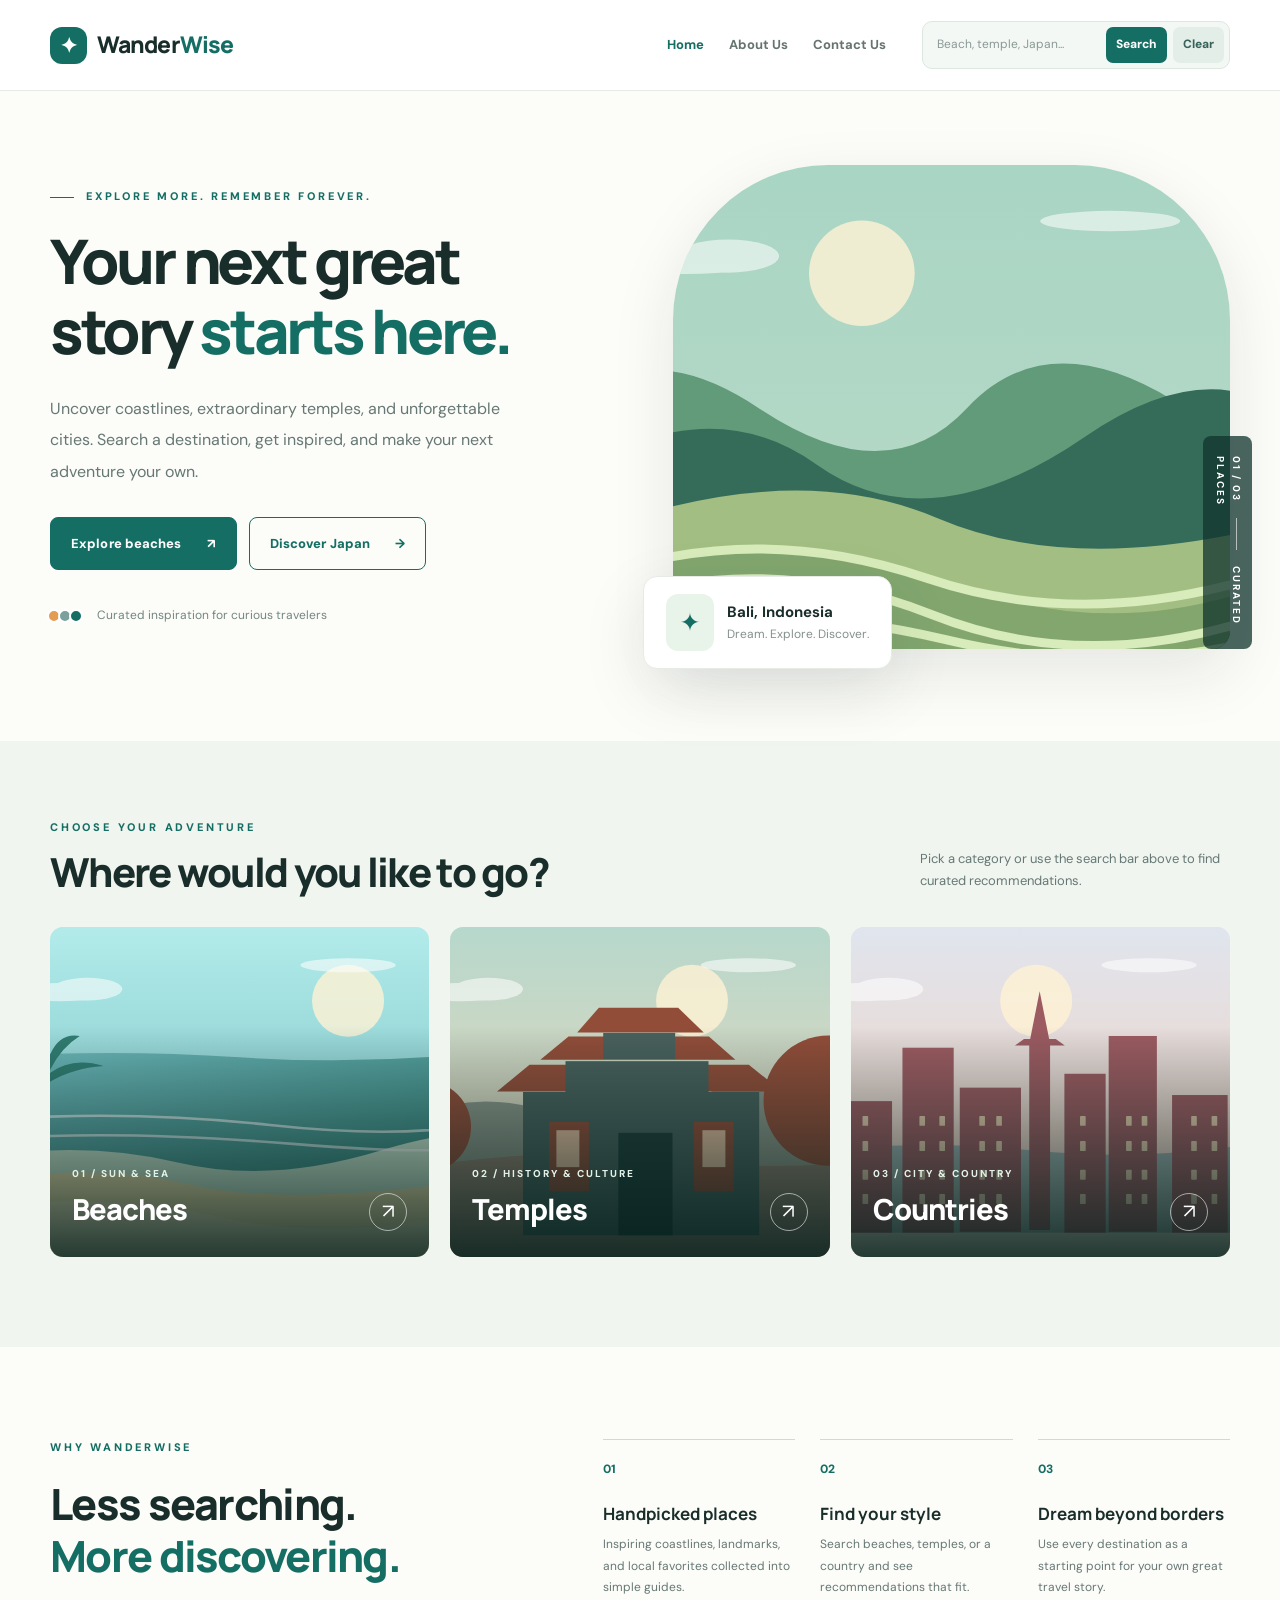
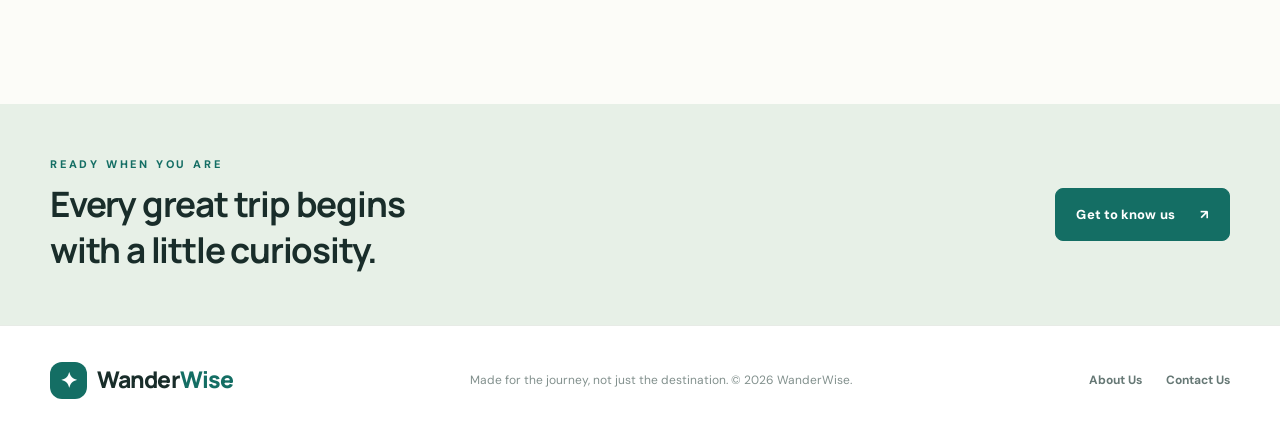
<file: index.html>
<!doctype html>
<html lang="en">
<head>
  <meta charset="UTF-8">
  <meta name="viewport" content="width=device-width, initial-scale=1.0">
  <meta name="description" content="WanderWise helps you discover beaches, temples, and unforgettable destinations around the world.">
  <title>WanderWise | Travel Recommendations</title>
  <link rel="stylesheet" href="style.css">
  <script src="script.js" defer></script>
</head>
<body data-page="home">
  <header class="site-header">
    <div class="shell header-inner">
      <a class="brand" href="index.html" aria-label="WanderWise home"><span class="brand-symbol">✦</span>Wander<span>Wise</span></a>
      <nav class="main-nav" aria-label="Main navigation">
        <a class="active" aria-current="page" href="index.html">Home</a>
        <a href="about.html">About Us</a>
        <a href="contact.html">Contact Us</a>
      </nav>
      <form class="nav-search" id="siteSearch" role="search">
        <label class="sr-only" for="searchInput">Search destinations, beaches, temples, or countries</label>
        <input type="search" id="searchInput" name="q" placeholder="Beach, temple, Japan..." autocomplete="off" required>
        <button class="search-button" type="submit">Search</button>
        <button class="clear-button" type="button" id="clearSearch" aria-label="Clear search">Clear</button>
      </form>
    </div>
  </header>
  <main>
    <section class="hero shell" aria-labelledby="heroTitle">
      <div class="hero-copy">
        <p class="eyebrow"><span class="eyebrow-line"></span>EXPLORE MORE. REMEMBER FOREVER.</p>
        <h1 id="heroTitle">Your next great story <em>starts here.</em></h1>
        <p class="hero-description">Uncover coastlines, extraordinary temples, and unforgettable cities. Search a destination, get inspired, and make your next adventure your own.</p>
        <div class="hero-actions">
          <button class="primary-button" data-search="beach" type="button">Explore beaches <span aria-hidden="true">↗</span></button>
          <button class="secondary-button" data-search="Japan" type="button">Discover Japan <span aria-hidden="true">→</span></button>
        </div>
        <div class="hero-footnote"><span class="dot-cluster"><i></i><i></i><i></i></span> Curated inspiration for curious travelers</div>
      </div>
      <div class="hero-visual">
        <img class="hero-image" src="https://images.unsplash.com/photo-1537996194471-e657df975ab4?w=1200&amp;fit=crop&amp;auto=format&amp;q=85" data-fallback="assets/indonesia-1.svg" onerror="this.onerror=null;this.src=this.dataset.fallback" alt="Bali rice terraces and lush tropical scenery" fetchpriority="high">
        <div class="destination-sticker"><span class="mini-star">✦</span><div><strong>Bali, Indonesia</strong><small>Dream. Explore. Discover.</small></div></div>
        <div class="floating-caption">01 / 03 <span></span> CURATED PLACES</div>
      </div>
    </section>
    <section class="explore-section" aria-labelledby="exploreTitle">
      <div class="shell">
        <div class="section-heading"><div><p class="eyebrow">CHOOSE YOUR ADVENTURE</p><h2 id="exploreTitle">Where would you like to go?</h2></div><p>Pick a category or use the search bar above to find curated recommendations.</p></div>
        <div class="category-grid">
          <button type="button" class="category-card" data-search="beach"><img src="https://images.unsplash.com/photo-1507525428034-b723cf961d3e?w=740&amp;fit=crop&amp;auto=format&amp;q=78" data-fallback="assets/beach-1.svg" onerror="this.onerror=null;this.src=this.dataset.fallback" alt="Turquoise tropical beach"><span class="category-overlay"><span>01 / SUN & SEA</span><strong>Beaches</strong><span class="category-arrow">↗</span></span></button>
          <button type="button" class="category-card" data-search="temple"><img src="https://images.unsplash.com/photo-1493976040374-85c8e12f0c0e?w=740&amp;fit=crop&amp;auto=format&amp;q=78" data-fallback="assets/temple-1.svg" onerror="this.onerror=null;this.src=this.dataset.fallback" alt="Traditional Japanese temple in Kyoto"><span class="category-overlay"><span>02 / HISTORY & CULTURE</span><strong>Temples</strong><span class="category-arrow">↗</span></span></button>
          <button type="button" class="category-card" data-search="Japan"><img src="https://images.unsplash.com/photo-1480796927426-f609979314bd?w=740&amp;fit=crop&amp;auto=format&amp;q=78" data-fallback="assets/japan-1.svg" onerror="this.onerror=null;this.src=this.dataset.fallback" alt="Japanese town streets"><span class="category-overlay"><span>03 / CITY & COUNTRY</span><strong>Countries</strong><span class="category-arrow">↗</span></span></button>
        </div>
      </div>
    </section>
    <section class="results-section shell" id="recommendations" aria-labelledby="resultsTitle" hidden>
      <div class="section-heading results-heading"><div><p class="eyebrow">YOUR PERSONAL SHORTLIST</p><h2 id="resultsTitle">Recommended for you</h2></div><span class="results-count" id="resultsCount"></span></div>
      <p class="results-note" id="resultsNote" role="status" aria-live="polite"></p>
      <div class="recommendation-grid" id="recommendationGrid"></div>
    </section>
    <section class="value-section shell" aria-labelledby="valueTitle"><div class="value-heading"><p class="eyebrow">WHY WANDERWISE</p><h2 id="valueTitle">Less searching.<br><em>More discovering.</em></h2></div><div class="value-grid"><div><span>01</span><h3>Handpicked places</h3><p>Inspiring coastlines, landmarks, and local favorites collected into simple guides.</p></div><div><span>02</span><h3>Find your style</h3><p>Search beaches, temples, or a country and see recommendations that fit.</p></div><div><span>03</span><h3>Dream beyond borders</h3><p>Use every destination as a starting point for your own great travel story.</p></div></div></section>
    <section class="cta-section"><div class="shell cta-inner"><div><p class="eyebrow">READY WHEN YOU ARE</p><h2>Every great trip begins<br>with a little curiosity.</h2></div><a class="primary-button" href="about.html">Get to know us <span aria-hidden="true">↗</span></a></div></section>
  </main>
  <footer class="site-footer"><div class="shell footer-inner"><a class="brand" href="index.html"><span class="brand-symbol">✦</span>Wander<span>Wise</span></a><p>Made for the journey, not just the destination. © <span id="year">2026</span> WanderWise.</p><div><a href="about.html">About Us</a><a href="contact.html">Contact Us</a></div></div></footer>
</body>
</html>
</file>
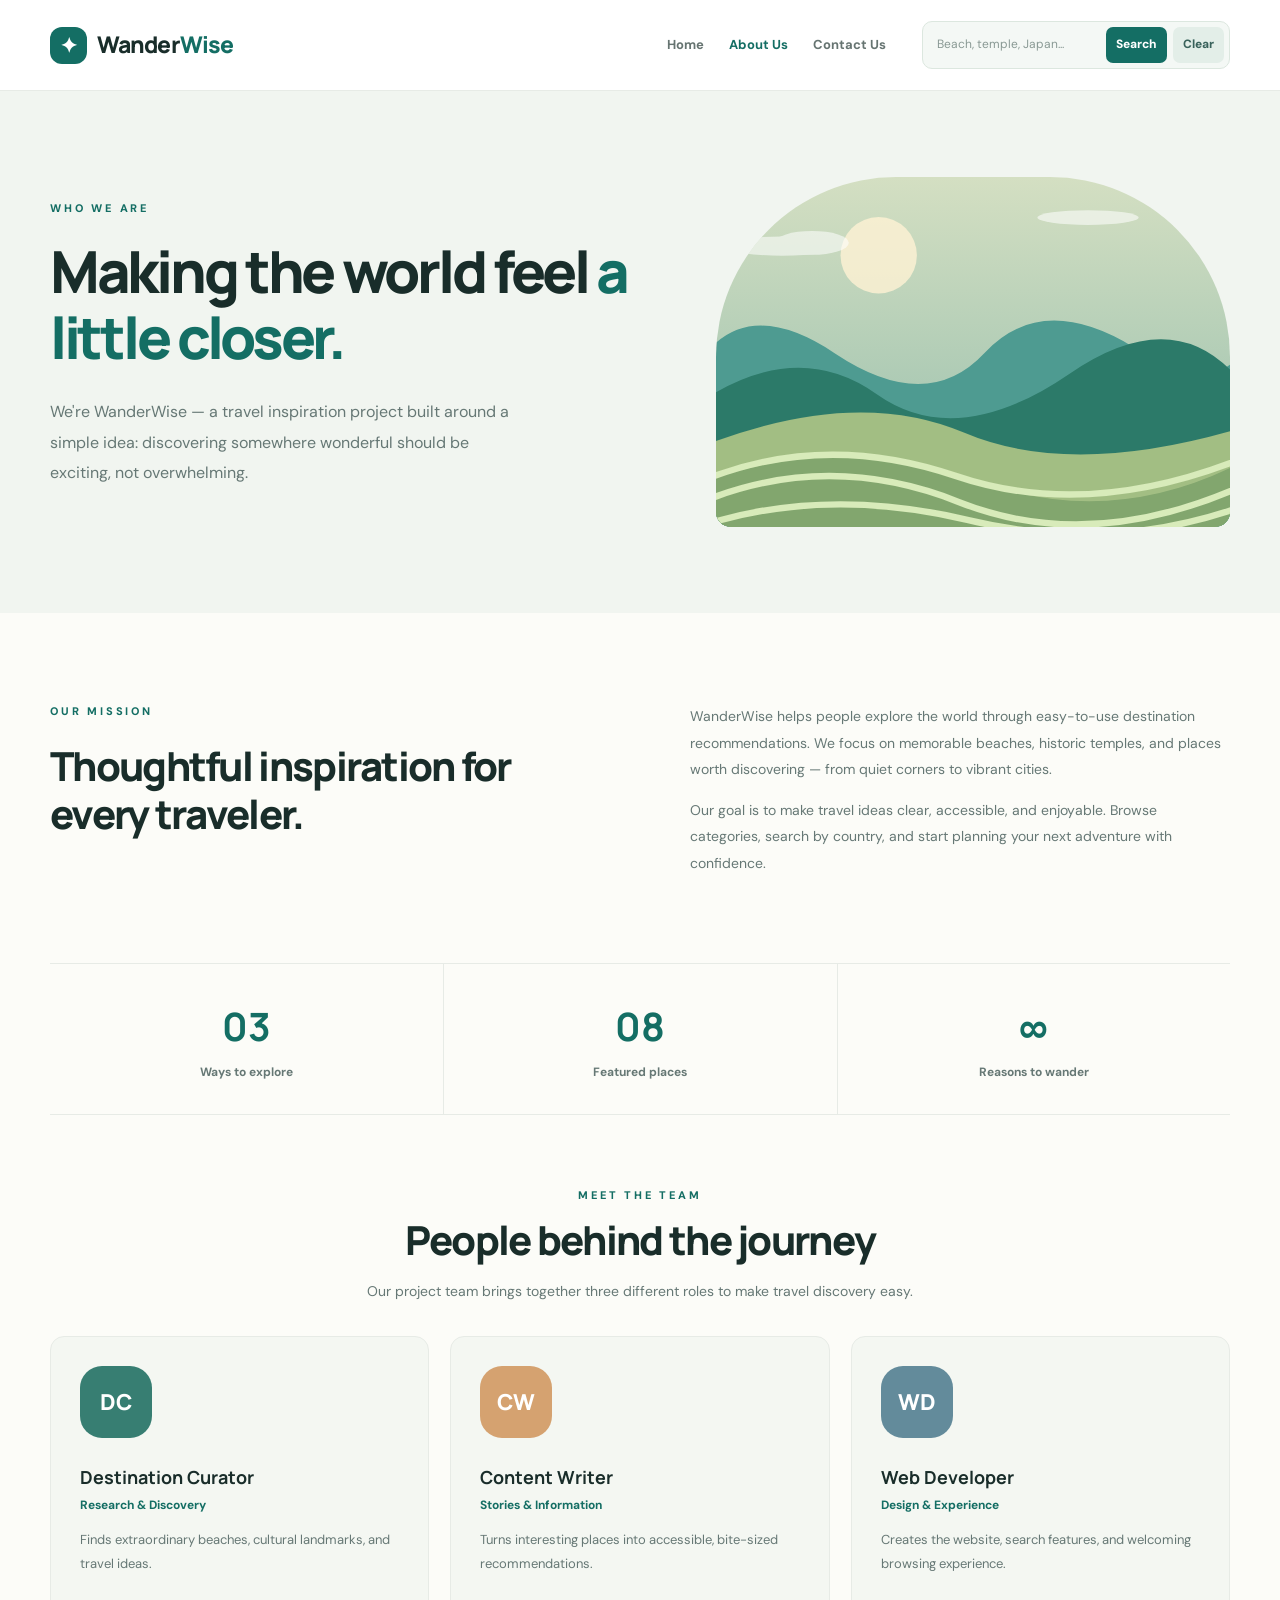
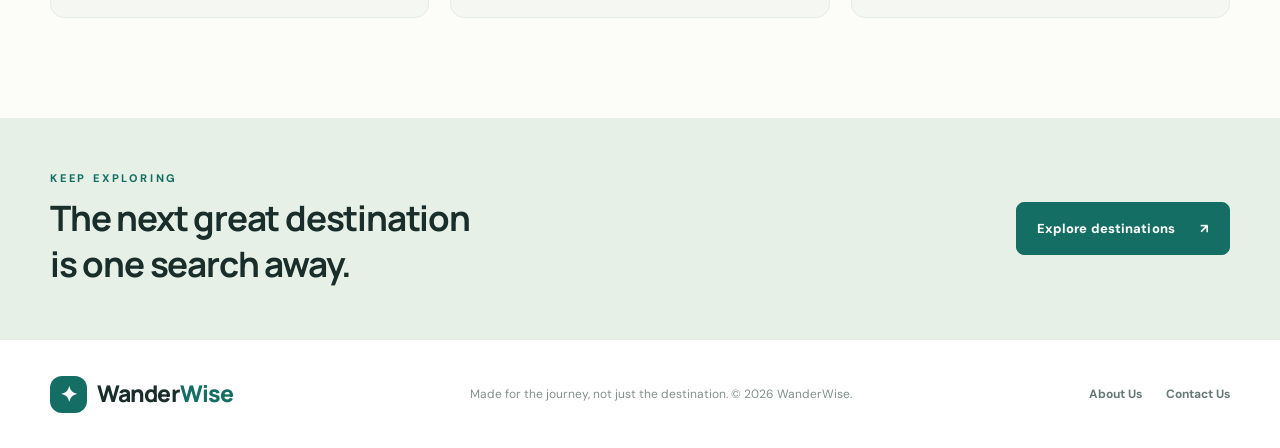
<file: about.html>
<!doctype html>
<html lang="en"><head><meta charset="UTF-8"><meta name="viewport" content="width=device-width, initial-scale=1.0"><meta name="description" content="Learn about the mission and team behind WanderWise travel recommendations."><title>About Us | WanderWise</title><link rel="stylesheet" href="style.css"><script src="script.js" defer></script></head>
<body data-page="about">
<header class="site-header"><div class="shell header-inner"><a class="brand" href="index.html" aria-label="WanderWise home"><span class="brand-symbol">✦</span>Wander<span>Wise</span></a><nav class="main-nav" aria-label="Main navigation"><a href="index.html">Home</a><a href="about.html" class="active" aria-current="page">About Us</a><a href="contact.html">Contact Us</a></nav><form class="nav-search" id="siteSearch" role="search"><label class="sr-only" for="searchInput">Search destinations</label><input type="search" id="searchInput" name="q" placeholder="Beach, temple, Japan..." autocomplete="off" required><button class="search-button" type="submit">Search</button><button class="clear-button" id="clearSearch" type="button">Clear</button></form></div></header>
<main><section class="page-hero about-hero"><div class="shell page-hero-inner"><div><p class="eyebrow">WHO WE ARE</p><h1>Making the world feel <em>a little closer.</em></h1><p>We're WanderWise — a travel inspiration project built around a simple idea: discovering somewhere wonderful should be exciting, not overwhelming.</p></div><div class="page-hero-image"><img src="https://images.unsplash.com/photo-1469474968028-56623f02e42e?w=950&amp;fit=crop&amp;auto=format&amp;q=80" data-fallback="assets/indonesia-2.svg" onerror="this.onerror=null;this.src=this.dataset.fallback" alt="Sunlight over a peaceful mountain landscape"></div></div></section>
<section class="shell about-content"><div class="about-split"><div><p class="eyebrow">OUR MISSION</p><h2>Thoughtful inspiration for every traveler.</h2></div><div><p>WanderWise helps people explore the world through easy-to-use destination recommendations. We focus on memorable beaches, historic temples, and places worth discovering — from quiet corners to vibrant cities.</p><p>Our goal is to make travel ideas clear, accessible, and enjoyable. Browse categories, search by country, and start planning your next adventure with confidence.</p></div></div><div class="about-stats"><div><strong>03</strong><span>Ways to explore</span></div><div><strong>08</strong><span>Featured places</span></div><div><strong>∞</strong><span>Reasons to wander</span></div></div>
<div class="team-heading"><p class="eyebrow">MEET THE TEAM</p><h2>People behind the journey</h2><p>Our project team brings together three different roles to make travel discovery easy.</p></div>
<div class="team-grid"><article class="team-card"><span class="team-avatar avatar-one">DC</span><h3>Destination Curator</h3><p class="team-role">Research & Discovery</p><p>Finds extraordinary beaches, cultural landmarks, and travel ideas.</p></article><article class="team-card"><span class="team-avatar avatar-two">CW</span><h3>Content Writer</h3><p class="team-role">Stories & Information</p><p>Turns interesting places into accessible, bite-sized recommendations.</p></article><article class="team-card"><span class="team-avatar avatar-three">WD</span><h3>Web Developer</h3><p class="team-role">Design & Experience</p><p>Creates the website, search features, and welcoming browsing experience.</p></article></div></section>
<section class="cta-section"><div class="shell cta-inner"><div><p class="eyebrow">KEEP EXPLORING</p><h2>The next great destination<br>is one search away.</h2></div><a href="index.html" class="primary-button">Explore destinations <span aria-hidden="true">↗</span></a></div></section></main>
<footer class="site-footer"><div class="shell footer-inner"><a class="brand" href="index.html"><span class="brand-symbol">✦</span>Wander<span>Wise</span></a><p>Made for the journey, not just the destination. © <span id="year">2026</span> WanderWise.</p><div><a href="about.html">About Us</a><a href="contact.html">Contact Us</a></div></div></footer></body></html>
</file>
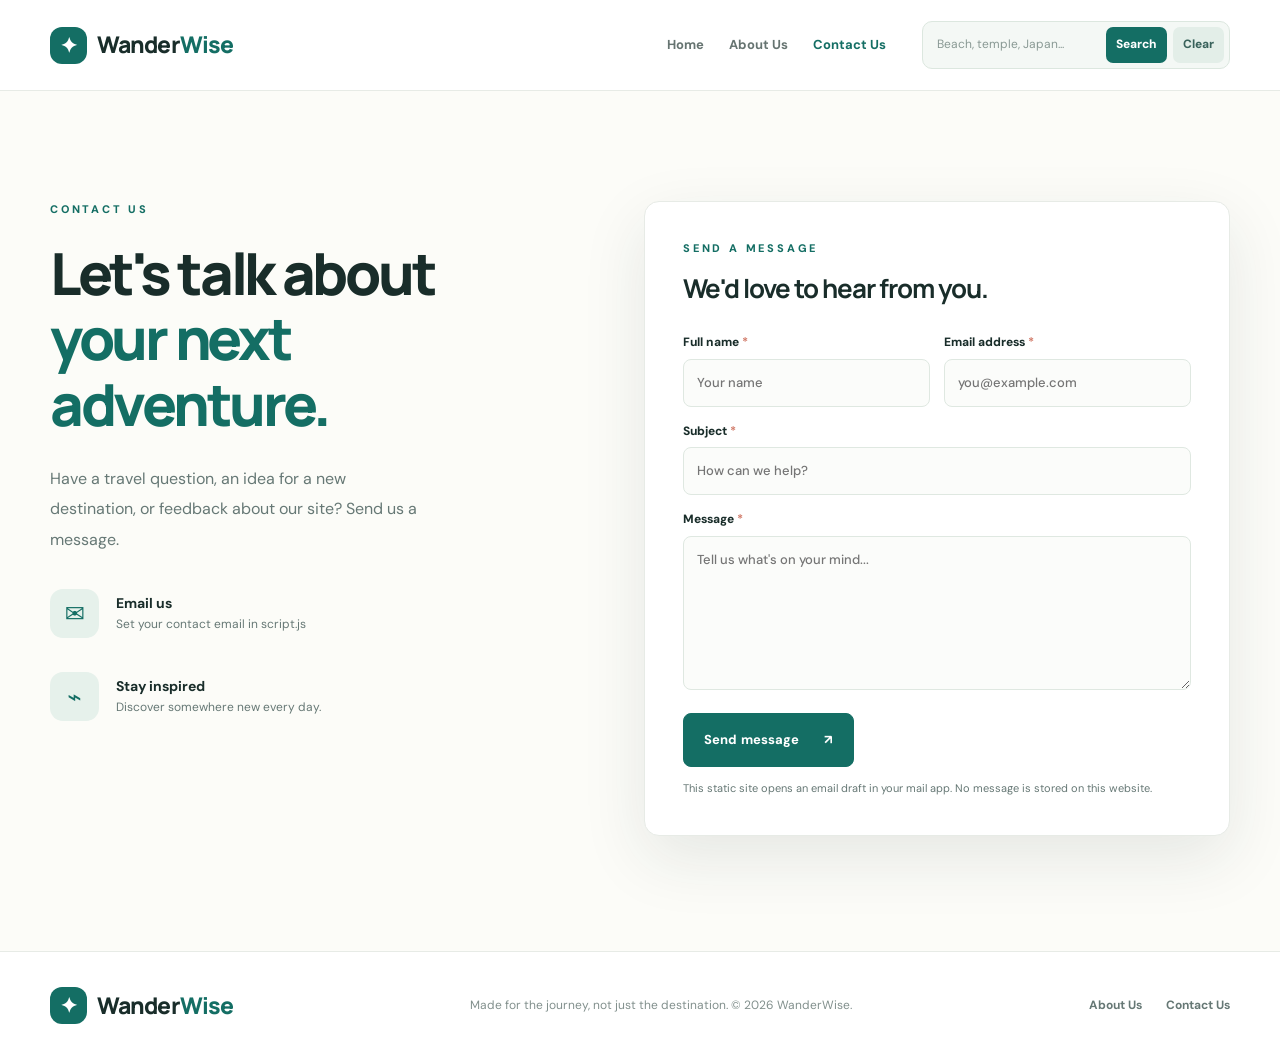
<file: contact.html>
<!doctype html>
<html lang="en"><head><meta charset="UTF-8"><meta name="viewport" content="width=device-width, initial-scale=1.0"><meta name="description" content="Contact the WanderWise travel recommendation team."><title>Contact Us | WanderWise</title><link rel="stylesheet" href="style.css"><script src="script.js" defer></script></head>
<body data-page="contact">
<header class="site-header"><div class="shell header-inner"><a class="brand" href="index.html" aria-label="WanderWise home"><span class="brand-symbol">✦</span>Wander<span>Wise</span></a><nav class="main-nav" aria-label="Main navigation"><a href="index.html">Home</a><a href="about.html">About Us</a><a href="contact.html" class="active" aria-current="page">Contact Us</a></nav><form class="nav-search" id="siteSearch" role="search"><label class="sr-only" for="searchInput">Search destinations</label><input type="search" id="searchInput" name="q" placeholder="Beach, temple, Japan..." autocomplete="off" required><button class="search-button" type="submit">Search</button><button class="clear-button" id="clearSearch" type="button">Clear</button></form></div></header>
<main><section class="contact-section shell"><div class="contact-copy"><p class="eyebrow">CONTACT US</p><h1>Let's talk about <em>your next adventure.</em></h1><p>Have a travel question, an idea for a new destination, or feedback about our site? Send us a message.</p><div class="contact-info"><div class="contact-info-icon">✉</div><div><strong>Email us</strong><span id="contactEmailDisplay">Set your contact email in script.js</span></div></div><div class="contact-info"><div class="contact-info-icon">⌁</div><div><strong>Stay inspired</strong><span>Discover somewhere new every day.</span></div></div></div>
<div class="contact-form-wrap"><p class="eyebrow">SEND A MESSAGE</p><h2>We'd love to hear from you.</h2><form id="contactForm" class="contact-form"><div class="form-row"><label for="fullName">Full name <span>*</span><input id="fullName" name="name" type="text" placeholder="Your name" autocomplete="name" required></label><label for="email">Email address <span>*</span><input id="email" name="email" type="email" placeholder="you@example.com" autocomplete="email" required></label></div><label for="subject">Subject <span>*</span><input id="subject" name="subject" type="text" placeholder="How can we help?" required></label><label for="message">Message <span>*</span><textarea id="message" name="message" rows="6" placeholder="Tell us what's on your mind..." required></textarea></label><button type="submit" class="primary-button send-button">Send message <span aria-hidden="true">↗</span></button><p class="form-note">This static site opens an email draft in your mail app. No message is stored on this website.</p><p class="form-status" id="formStatus" role="status" aria-live="polite"></p></form></div></section></main>
<footer class="site-footer"><div class="shell footer-inner"><a class="brand" href="index.html"><span class="brand-symbol">✦</span>Wander<span>Wise</span></a><p>Made for the journey, not just the destination. © <span id="year">2026</span> WanderWise.</p><div><a href="about.html">About Us</a><a href="contact.html">Contact Us</a></div></div></footer>
</body></html>
</file>
<file: style.css>
@import url('https://fonts.googleapis.com/css2?family=DM+Sans:wght@400;500;600;700&family=Manrope:wght@400;500;600;700;800&display=swap');
:root{--ink:#192d2a;--muted:#667875;--teal:#146e64;--teal-dark:#0e4944;--pale:#f4f6f2;--cream:#fcfcf8;--line:#e7ebe6;--orange:#e39c52;--white:#fff;--shadow:0 22px 65px rgba(26,51,46,.1)}
*{box-sizing:border-box}html{scroll-behavior:smooth}body{margin:0;background:var(--cream);color:var(--ink);font:16px/1.65 'DM Sans',system-ui,-apple-system,Segoe UI,sans-serif}button,input,textarea{font:inherit}button{cursor:pointer}a{color:inherit;text-decoration:none}img{max-width:100%;display:block}h1,h2,h3,p{margin-top:0}.shell{width:min(1180px,calc(100% - 72px));margin-inline:auto}.sr-only{position:absolute;width:1px;height:1px;padding:0;margin:-1px;overflow:hidden;clip:rect(0,0,0,0);white-space:nowrap;border:0}.site-header{background:#fff;border-bottom:1px solid var(--line);position:relative;z-index:5}.header-inner{min-height:90px;display:flex;align-items:center;gap:36px}.brand{font-family:'Manrope',sans-serif;font-weight:800;letter-spacing:-.9px;font-size:23px;white-space:nowrap;display:inline-flex;align-items:center;gap:1px}.brand>span:last-child{color:var(--teal)}.brand-symbol{display:inline-flex;color:#fff;background:var(--teal);border-radius:12px;height:37px;width:37px;align-items:center;justify-content:center;margin-right:9px;font-size:21px;line-height:1}.main-nav{display:flex;gap:25px;align-items:center;white-space:nowrap;margin-left:auto}.main-nav a{font-weight:700;font-size:13px;color:#667471;transition:color .2s}.main-nav a:hover,.main-nav a.active{color:var(--teal)}.nav-search{display:flex;align-items:center;gap:6px;border:1px solid #dce7df;background:#f4f8f5;border-radius:10px;padding:5px}.nav-search input{width:172px;border:0;outline:0;background:transparent;padding:7px 9px;font-size:12px;color:var(--ink);min-width:0}.nav-search input::placeholder{color:#899994}.search-button,.clear-button{border:0;border-radius:7px;padding:8px 10px;font-size:12px;font-weight:800}.search-button{color:#fff;background:var(--teal)}.clear-button{background:#e3eee8;color:#39625b}.search-button:hover,.primary-button:hover{background:var(--teal-dark)}.clear-button:hover{background:#d3e4d9}.hero{display:grid;grid-template-columns:1fr 1fr;gap:65px;align-items:center;padding-top:74px;padding-bottom:92px;min-height:630px}.eyebrow{font-size:11px;letter-spacing:2.8px;line-height:1.5;font-weight:800;color:var(--teal);text-transform:uppercase;margin-bottom:22px}.eyebrow-line{display:inline-block;width:24px;height:1px;background:var(--teal);vertical-align:middle;margin-right:12px}.hero h1,.page-hero h1,.contact-copy h1{font-family:'Manrope',sans-serif;font-size:clamp(45px,4.8vw,70px);font-weight:800;letter-spacing:-3.3px;line-height:1.13;margin-bottom:28px}.hero h1 em,.page-hero h1 em,.contact-copy h1 em,.value-heading h2 em{font-style:normal;color:var(--teal)}.hero-description{color:var(--muted);font-size:16px;max-width:460px;line-height:1.95;margin-bottom:30px}.hero-actions{display:flex;gap:12px;flex-wrap:wrap}.primary-button,.secondary-button{display:inline-flex;align-items:center;justify-content:center;gap:25px;border-radius:8px;font-size:13px;letter-spacing:.1px;font-weight:800;padding:15px 20px;min-height:51px;border:1px solid var(--teal);transition:background .2s,color .2s}.primary-button{color:white;background:var(--teal)}.secondary-button{color:var(--teal);background:transparent}.secondary-button:hover{background:#e4f2ec}.hero-footnote{color:#738681;margin-top:36px;font-size:12px}.dot-cluster{display:inline-flex;margin-right:11px;vertical-align:middle}.dot-cluster i{background:var(--orange);border:2px solid white;width:14px;height:14px;border-radius:50%;margin-left:-3px}.dot-cluster i:nth-child(2){background:#7aa19b}.dot-cluster i:nth-child(3){background:var(--teal)}.hero-visual{height:484px;position:relative}.hero-image{height:100%;width:100%;object-fit:cover;border-radius:155px 155px 18px 18px;box-shadow:var(--shadow)}.destination-sticker{position:absolute;bottom:-20px;left:-30px;background:white;border:1px solid var(--line);box-shadow:var(--shadow);border-radius:14px;padding:17px 22px;display:flex;align-items:center;gap:13px}.mini-star{border-radius:12px;background:#e8f4ea;color:var(--teal);padding:8px 14px;font-size:25px}.destination-sticker strong,.destination-sticker small{display:block}.destination-sticker strong{font-size:15px}.destination-sticker small{font-size:12px;color:#83918d}.floating-caption{position:absolute;right:-22px;top:56%;color:#fff;background:rgba(17,51,45,.75);writing-mode:vertical-rl;padding:20px 8px;border-radius:8px;font-size:10px;letter-spacing:2px;font-weight:700}.floating-caption span{height:32px;width:1px;background:#fff;opacity:.6;display:inline-block;margin:12px 0}.explore-section{background:#f1f5f0;padding:78px 0 90px}.section-heading{display:flex;align-items:end;justify-content:space-between;gap:30px;margin-bottom:31px}.section-heading .eyebrow{margin-bottom:12px}.section-heading h2,.value-heading h2,.team-heading h2,.about-split h2{font-family:'Manrope',sans-serif;font-weight:800;letter-spacing:-1.7px;font-size:clamp(28px,3.3vw,40px);line-height:1.22;margin-bottom:0}.section-heading>p{color:var(--muted);font-size:13px;max-width:310px;margin-bottom:5px}.category-grid{display:grid;grid-template-columns:repeat(3,1fr);gap:21px}.category-card{border:0;background:#e5ece8;border-radius:13px;overflow:hidden;position:relative;aspect-ratio:1.15;isolation:isolate;text-align:left;padding:0}.category-card img{height:100%;width:100%;object-fit:cover;transition:transform .4s}.category-card:hover img{transform:scale(1.06)}.category-card:after{content:'';position:absolute;inset:30% 0 0;background:linear-gradient(transparent,rgba(4,31,28,.86))}.category-overlay{position:absolute;inset:auto 22px 23px;display:flex;flex-direction:column;gap:4px;z-index:1;color:#fff}.category-overlay>span:first-child{font-size:10px;letter-spacing:2px;font-weight:800;color:#e3f2e7}.category-overlay strong{font-family:'Manrope',sans-serif;font-size:29px;font-weight:800;letter-spacing:-1px}.category-arrow{position:absolute;right:0;bottom:3px;font-size:20px;border:1px solid #ffffff90;border-radius:50%;width:38px;height:38px;text-align:center;line-height:35px}.results-section{padding-top:80px;padding-bottom:75px;scroll-margin-top:30px}.results-section[hidden]{display:none}.results-heading{margin-bottom:6px}.results-count{background:#e9f5ee;color:var(--teal);border-radius:24px;font-size:11px;letter-spacing:1.1px;padding:10px 13px;font-weight:800}.results-note{color:var(--muted);margin-bottom:26px;font-size:14px}.recommendation-grid{display:grid;grid-template-columns:repeat(2,minmax(0,1fr));gap:24px}.recommendation-card{border-radius:13px;background:#fff;overflow:hidden;border:1px solid var(--line);box-shadow:0 6px 18px rgba(25,51,46,.04)}.recommendation-card img{width:100%;height:250px;object-fit:cover;background:#dce9e5}.recommendation-info{padding:25px}.recommendation-info .eyebrow{margin-bottom:8px;letter-spacing:1.9px}.recommendation-info h3{font-family:Manrope,sans-serif;font-size:23px;letter-spacing:-.7px;margin-bottom:3px}.recommendation-info .place{color:#248578;font-weight:700;font-size:12px;margin-bottom:12px}.recommendation-info>p:last-child{color:var(--muted);font-size:13px;margin-bottom:0;line-height:1.8}.value-section{display:grid;grid-template-columns:1fr 1.3fr;gap:70px;padding-top:92px;padding-bottom:93px}.value-heading h2{font-size:43px}.value-grid{display:grid;grid-template-columns:repeat(3,minmax(0,1fr));gap:25px}.value-grid>div{border-top:1px solid #cddbd3;padding-top:15px}.value-grid>div>span{color:var(--teal);font-weight:800;font-size:12px}.value-grid h3{font-family:Manrope,sans-serif;font-size:17px;margin-top:20px;margin-bottom:8px;line-height:1.45}.value-grid p{color:var(--muted);font-size:12px;line-height:1.8}.cta-section{background:#e7f0e7;padding:52px 0}.cta-inner{display:flex;justify-content:space-between;align-items:center;gap:30px}.cta-inner .eyebrow{margin-bottom:10px}.cta-inner h2{font-family:Manrope,sans-serif;font-size:clamp(24px,3vw,35px);letter-spacing:-1.2px;line-height:1.3;margin-bottom:0}.site-footer{background:#fff;padding:35px 0;border-top:1px solid var(--line)}.footer-inner{display:flex;align-items:center;gap:25px;justify-content:space-between}.footer-inner>p{color:#82908d;font-size:12px;margin:0}.footer-inner>div{display:flex;gap:24px;color:var(--muted);font-size:12px;font-weight:700}.footer-inner>div a:hover{color:var(--teal)}.page-hero{background:#f1f5f0;padding:86px 0}.page-hero-inner{display:grid;grid-template-columns:1.15fr 1fr;gap:75px;align-items:center}.page-hero h1{font-size:58px}.page-hero p:not(.eyebrow){max-width:480px;color:var(--muted);font-size:16px;line-height:1.9}.page-hero-image img{height:350px;width:100%;object-fit:cover;border-radius:180px 180px 15px 15px}.about-content{padding-top:90px;padding-bottom:100px}.about-split{display:grid;grid-template-columns:1fr 1fr;gap:100px}.about-split p:not(.eyebrow){color:var(--muted);line-height:1.9;font-size:14px}.about-stats{display:grid;grid-template-columns:repeat(3,1fr);border-top:1px solid var(--line);border-bottom:1px solid var(--line);margin:72px 0;text-align:center}.about-stats>div{padding:30px}.about-stats>div+div{border-left:1px solid var(--line)}.about-stats strong{display:block;font-family:Manrope,sans-serif;font-size:39px;color:var(--teal)}.about-stats span{font-size:12px;color:var(--muted);font-weight:700}.team-heading{text-align:center;margin-bottom:33px}.team-heading .eyebrow{margin-bottom:12px}.team-heading>p:last-child{color:var(--muted);font-size:14px;margin-top:15px}.team-grid{display:grid;grid-template-columns:repeat(3,1fr);gap:21px}.team-card{border-radius:14px;background:#f4f7f2;padding:29px;border:1px solid var(--line)}.team-avatar{width:72px;height:72px;display:flex;justify-content:center;align-items:center;border-radius:22px;font-family:Manrope,sans-serif;font-size:22px;font-weight:800;color:#fff;margin-bottom:25px}.avatar-one{background:#377e72}.avatar-two{background:#d5a270}.avatar-three{background:#638b9b}.team-card h3{font-size:18px;font-family:Manrope,sans-serif;margin-bottom:0}.team-card .team-role{font-size:12px;font-weight:700;color:var(--teal);margin-top:4px}.team-card>p:last-child{font-size:13px;color:var(--muted);line-height:1.8}.contact-section{display:grid;grid-template-columns:.92fr 1.08fr;gap:95px;padding-top:110px;padding-bottom:115px;min-height:660px}.contact-copy h1{font-size:58px}.contact-copy>p:not(.eyebrow){color:var(--muted);max-width:380px;line-height:1.9}.contact-info{display:flex;align-items:center;gap:17px;margin-top:34px}.contact-info-icon{width:49px;height:49px;display:flex;align-items:center;justify-content:center;font-size:24px;border-radius:13px;background:#e6f1eb;color:var(--teal)}.contact-info strong,.contact-info span{display:block}.contact-info strong{font-size:14px}.contact-info span{color:var(--muted);font-size:12px}.contact-form-wrap{background:#fff;border:1px solid var(--line);box-shadow:var(--shadow);padding:38px;border-radius:15px}.contact-form-wrap .eyebrow{margin-bottom:10px}.contact-form-wrap h2{font-family:Manrope,sans-serif;font-size:26px;letter-spacing:-1px;margin-bottom:24px}.contact-form label{font-size:12px;font-weight:800;color:var(--ink);display:block;margin-bottom:15px}.contact-form label span{color:#d27d6c}.contact-form input,.contact-form textarea{display:block;width:100%;border:1px solid #dfe8e1;border-radius:8px;padding:12px 13px;margin-top:6px;font-weight:500;font-size:13px;outline:none;background:#fbfcfa;color:var(--ink)}.contact-form input:focus,.contact-form textarea:focus{border-color:var(--teal);box-shadow:0 0 0 3px #1875681e}.form-row{display:grid;grid-template-columns:1fr 1fr;gap:14px}.send-button{margin-top:8px}.form-note{font-size:11px;color:var(--muted);margin:12px 0 0}.form-status{font-size:12px;color:var(--teal);font-weight:700;margin:14px 0 0}.form-status:empty{display:none}.form-status.error{color:#b34a40}
@media(max-width:1170px){.header-inner{gap:16px}.main-nav{gap:14px}.nav-search input{width:120px}.hero{gap:35px}.contact-section{gap:45px}}@media(max-width:930px){.header-inner{flex-wrap:wrap;padding:17px 0}.main-nav{margin-left:auto}.nav-search{order:3;width:100%}.nav-search input{flex:1}.hero{gap:30px;padding-top:50px;padding-bottom:80px}.hero h1,.page-hero h1,.contact-copy h1{font-size:44px;letter-spacing:-2px}.hero-visual{height:390px}.value-section{grid-template-columns:1fr;gap:28px}.contact-section{grid-template-columns:1fr 1.1fr;gap:30px}.contact-form-wrap{padding:25px}.page-hero-inner{gap:30px}}@media(max-width:700px){.shell{width:min(100% - 36px,500px)}.header-inner{gap:14px;justify-content:center}.brand{font-size:21px}.main-nav{order:2;width:100%;justify-content:center;margin:0}.nav-search{order:3}.hero{display:flex;flex-direction:column;gap:50px;padding-top:56px;padding-bottom:69px;min-height:0}.hero-copy{width:100%}.hero h1{font-size:44px;letter-spacing:-2.5px}.hero-description{font-size:14px}.hero-visual{height:380px;width:calc(100% - 20px);margin-left:20px}.destination-sticker{left:-20px;padding:10px 13px}.floating-caption{right:-10px}.section-heading{display:block}.section-heading>p{margin-top:13px}.explore-section{padding:65px 0}.category-grid{grid-template-columns:1fr;gap:14px}.category-card{aspect-ratio:1.6}.category-overlay strong{font-size:27px}.recommendation-grid{grid-template-columns:1fr}.recommendation-card img{height:240px}.value-section{padding:67px 0}.value-heading h2{font-size:37px}.value-grid{grid-template-columns:1fr;gap:14px}.value-grid h3{margin-top:7px}.value-grid>div{padding-top:10px}.cta-inner{align-items:start;flex-direction:column}.footer-inner{flex-direction:column;text-align:center;gap:12px}.page-hero{padding:65px 0}.page-hero-inner,.about-split{grid-template-columns:1fr;gap:32px}.page-hero-image img{height:280px}.about-content{padding:65px 0}.about-stats{margin:50px 0}.about-stats strong{font-size:27px}.about-stats>div{padding:20px 5px}.team-grid{grid-template-columns:1fr}.contact-section{grid-template-columns:1fr;gap:40px;padding-top:66px;padding-bottom:75px}.form-row{grid-template-columns:1fr;gap:0}.contact-copy h1{font-size:43px}.contact-form-wrap{padding:22px}}
</file>
